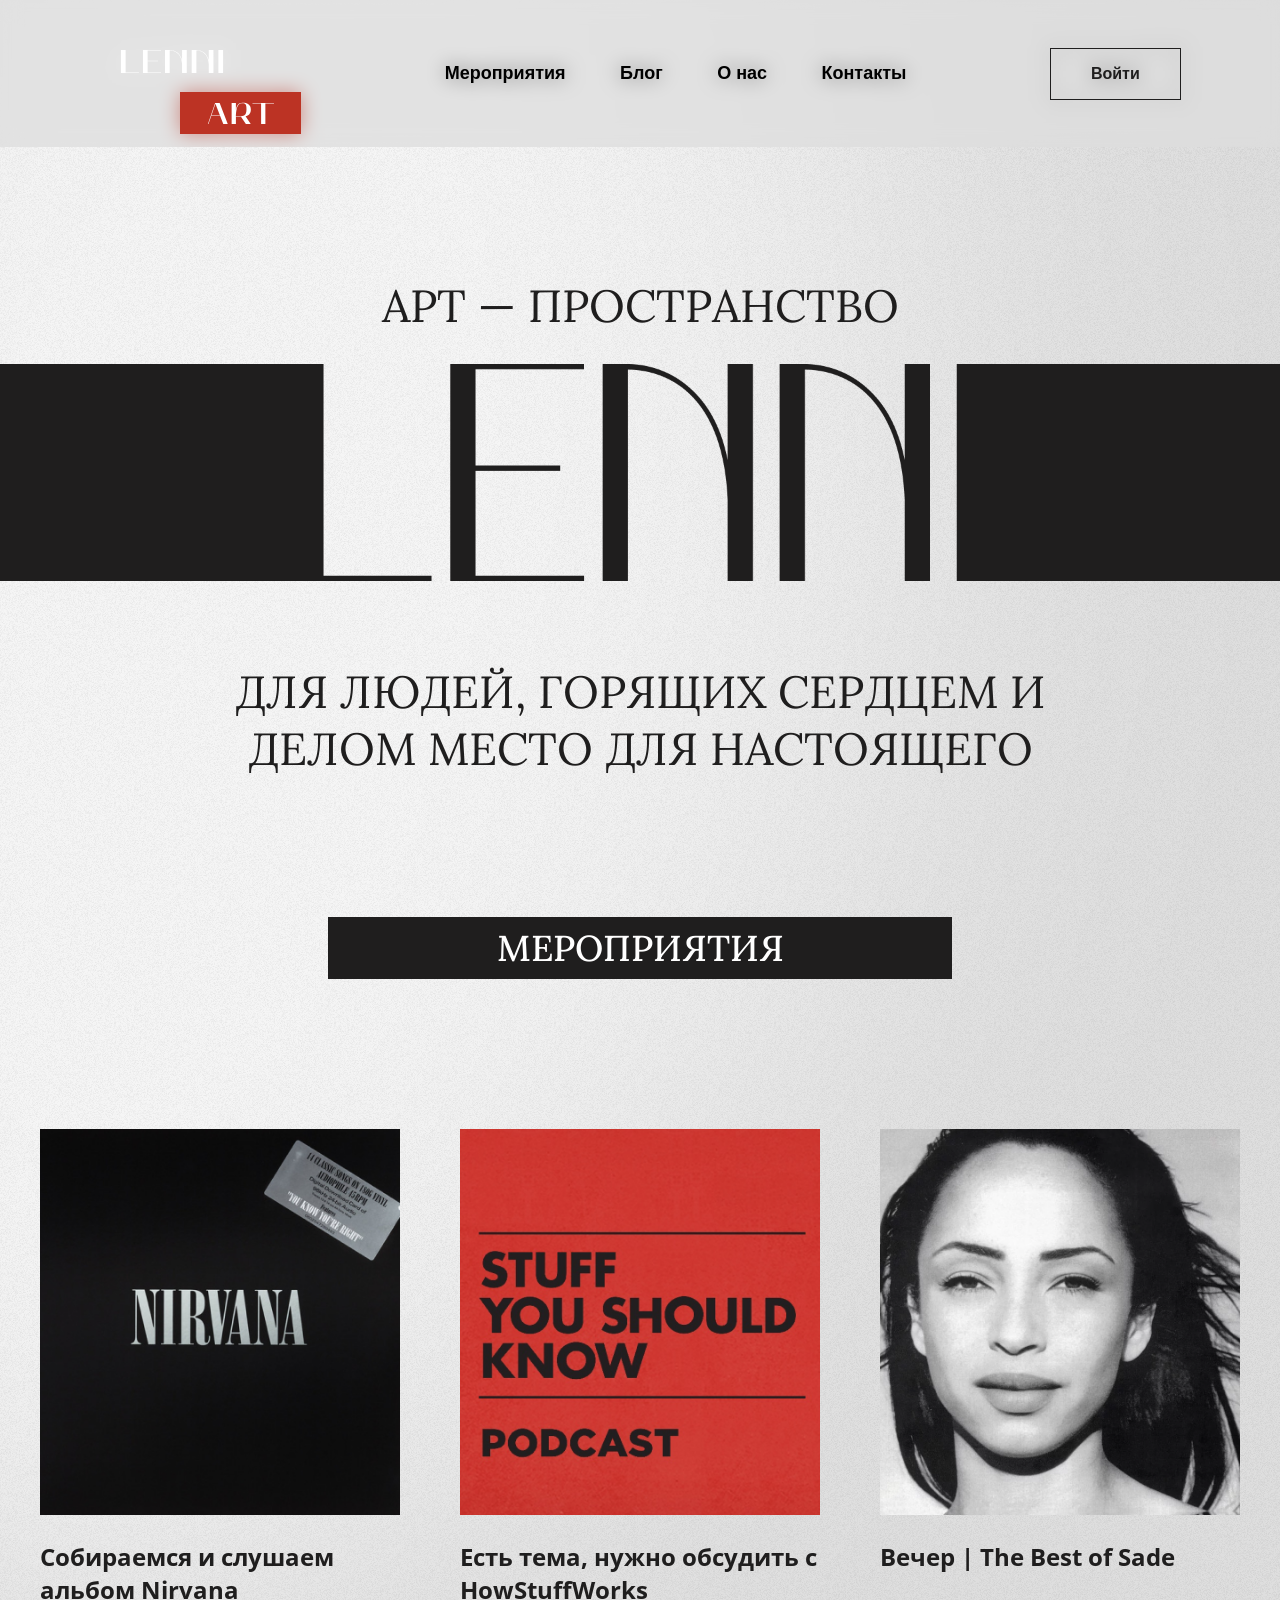
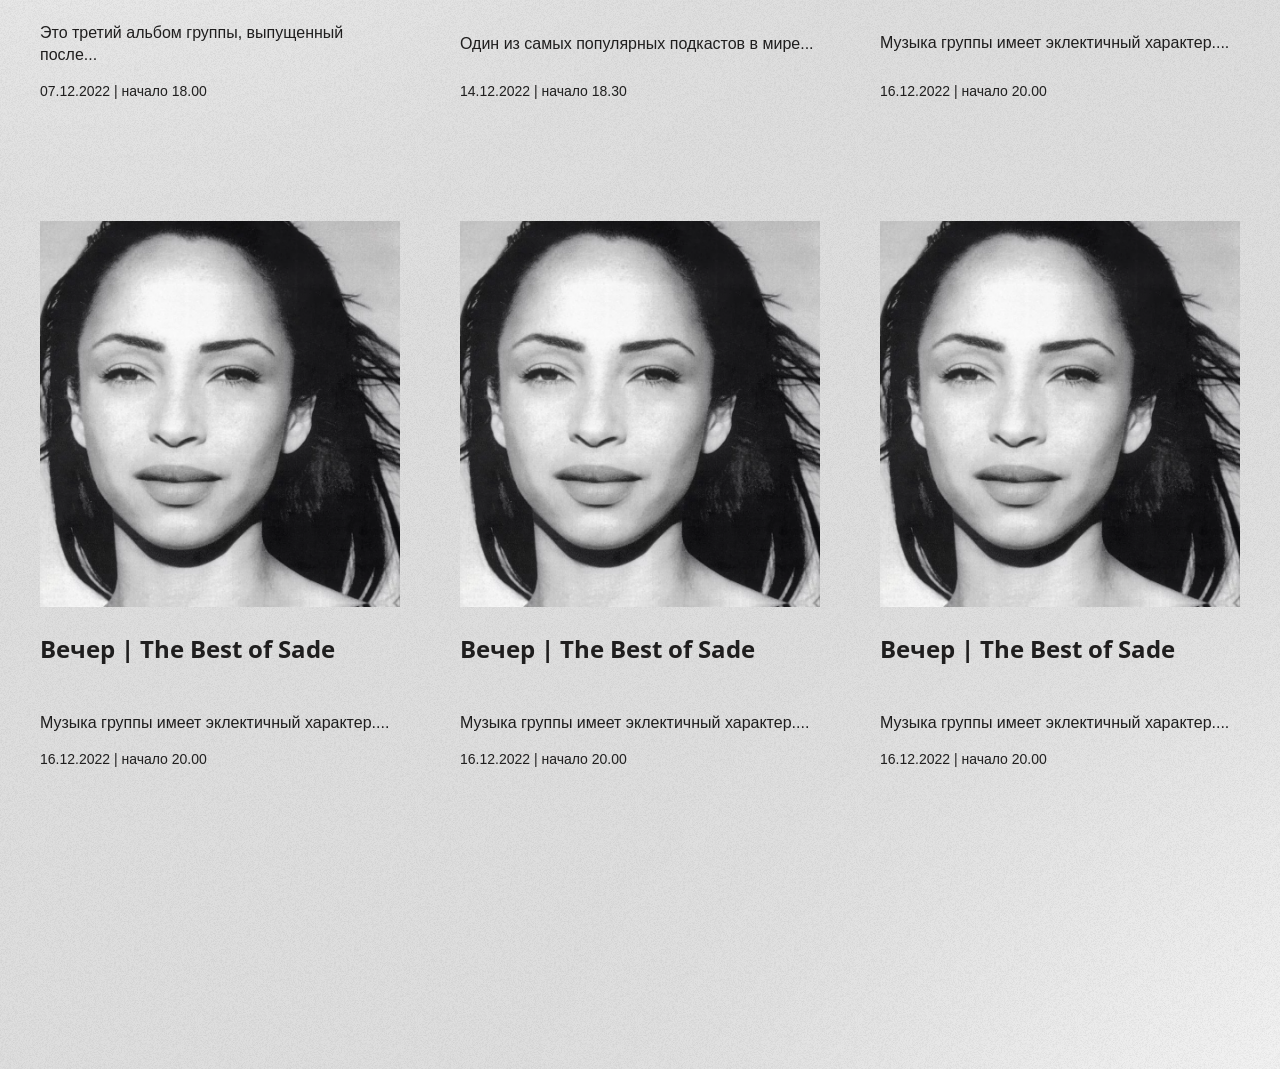
<file: index.html>
<!DOCTYPE html>
<html lang="ru">

<head>
  <meta charset="UTF-8" />
  <title>Lenni Art</title>
  <link rel="stylesheet" href="styles/styles.css">

  <link rel="preconnect" href="https://fonts.googleapis.com">
  <link rel="preconnect" href="https://fonts.gstatic.com" crossorigin>
  <link href="https://fonts.googleapis.com/css2?family=Lora:wght@400;500;600;700&family=Open+Sans:wght@400;500;600;700&family=Ubuntu&display=swap" rel="stylesheet">

  <link rel="preconnect" href="https://fonts.googleapis.com">
  <link rel="preconnect" href="https://fonts.gstatic.com" crossorigin>
  <link href="https://fonts.googleapis.com/css2?family=Lora:wght@300;400;500;600;700&family=Open+Sans:wght@300;400;500;600;700&family=Ubuntu&display=swap" rel="stylesheet">
</head>


<body class="body">
  <header class="page-header">
    <div class="page-header__container">

      <a href="index.html" class="page-header__logo">
        <svg class="page-header__logo-icon" width="202" height="147">
          <use xlink:href="assets/icons/symbols.svg#logo"></use>
        </svg>
      </a>

      <nav class="page-header__nav">
        <a href="../events.html" class="page-header__nav-link">Мероприятия</a>
        <a href="#" class="page-header__nav-link">Блог</a>
        <a href="#" class="page-header__nav-link">О нас</a>
        <a href="#" class="page-header__nav-link">Контакты</a>


      </nav>
      <button class="btn">Войти</button>
    </div>


  </header>

  <main class="main">
    <div class="home">
      <header class="main-header home__main-header">
        <h1 class="main-header__title">Арт — пространство</h1>
        <picture class="main-header__picture">
          <img src="assets/images/LENNI.png" class="main-header__img">
        </picture>
        <p class="main-header__text">Для людей, горящих сердцем и делом место для настоящего</p>
      </header>

      <!DOCTYPE html>
      <html lang="ru">

      <head>
        <meta charset="UTF-8" />
        <title>Lenni Art</title>
        <link rel="stylesheet" href="styles/styles.css">

        <link rel="preconnect" href="https://fonts.googleapis.com">
        <link rel="preconnect" href="https://fonts.gstatic.com" crossorigin>
        <link href="https://fonts.googleapis.com/css2?family=Lora:wght@400;500;600;700&family=Open+Sans:wght@400;500;600;700&family=Ubuntu&display=swap" rel="stylesheet">

        <link rel="preconnect" href="https://fonts.googleapis.com">
        <link rel="preconnect" href="https://fonts.gstatic.com" crossorigin>
        <link href="https://fonts.googleapis.com/css2?family=Lora:wght@300;400;500;600;700&family=Open+Sans:wght@300;400;500;600;700&family=Ubuntu&display=swap" rel="stylesheet">
      </head>
      <link rel="stylesheet" href="">


      <body class="body">
        <header class="page-header">
          <div class="page-header__container">

            <a href="index.html" class="page-header__logo">
              <svg class="page-header__logo-icon" width="202" height="147">
                <use xlink:href="assets/icons/symbols.svg#logo"></use>
              </svg>
            </a>

            <nav class="page-header__nav">
              <a href="../events.html" class="page-header__nav-link">Мероприятия</a>
              <a href="#" class="page-header__nav-link">Блог</a>
              <a href="#" class="page-header__nav-link">О нас</a>
              <a href="#" class="page-header__nav-link">Контакты</a>


            </nav>
            <button class="btn">Войти</button>
          </div>


        </header>

        <main class="main">
          <div class="events">
            <section class="listing events__listing">
              <h2 class="listing__title section-title">Мероприятия</h2>

              <div class="listing__events-list">
                <!-- prettier-ignore -->
                <article class="event-card  listing__event-card">
                  <a href="#" class="event-card__link">
                    <picture class="event-card__picture">
                      <img src="assets/images/events/nirvana.png" alt="nirvana" class="event-card__img" />
                    </picture>
                    <h4 class="event-card__title">Собираемся и слушаем альбом Nirvana</h4>
                    <p class="event-card__description">Это третий альбом группы, выпущенный после...</p>
                    <time datetime="2022-12-07T18:00" class="event-card__time">07.12.2022 | начало 18.00</time>
                  </a>
                </article>

                <article class="event-card  listing__event-card">
                  <a href="#" class="event-card__link">
                    <picture class="event-card__picture">
                      <img src="assets/images/events/stuff.png" alt="stuff" class="event-card__img" />
                    </picture>
                    <h4 class="event-card__title">Есть тема, нужно обсудить с HowStuffWorks</h4>
                    <p class="event-card__description">Один из самых популярных подкастов в мире...</p>
                    <time datetime="2022-12-14T18:30" class="event-card__time">14.12.2022 | начало 18.30</time>
                  </a>
                </article>

                <article class="event-card  listing__event-card">
                  <a href="#" class="event-card__link">
                    <picture class="event-card__picture">
                      <img src="assets/images/events/sade.png" alt="Sade" class="event-card__img" />
                    </picture>
                    <h4 class="event-card__title">Вечер | The Best of Sade</h4>
                    <p class="event-card__description">Музыка группы имеет эклектичный характер....</p>
                    <time datetime="2022-12-16T20:00" class="event-card__time">16.12.2022 | начало 20.00</time>
                  </a>
                </article>

                <article class="event-card  listing__event-card">
                  <a href="#" class="event-card__link">
                    <picture class="event-card__picture">
                      <img src="assets/images/events/sade.png" alt="Sade" class="event-card__img" />
                    </picture>
                    <h4 class="event-card__title">Вечер | The Best of Sade</h4>
                    <p class="event-card__description">Музыка группы имеет эклектичный характер....</p>
                    <time datetime="2022-12-16T20:00" class="event-card__time">16.12.2022 | начало 20.00</time>
                  </a>
                </article>

                <article class="event-card  listing__event-card">
                  <a href="#" class="event-card__link">
                    <picture class="event-card__picture">
                      <img src="assets/images/events/sade.png" alt="Sade" class="event-card__img" />
                    </picture>
                    <h4 class="event-card__title">Вечер | The Best of Sade</h4>
                    <p class="event-card__description">Музыка группы имеет эклектичный характер....</p>
                    <time datetime="2022-12-16T20:00" class="event-card__time">16.12.2022 | начало 20.00</time>
                  </a>
                </article>

                <article class="event-card  listing__event-card">
                  <a href="#" class="event-card__link">
                    <picture class="event-card__picture">
                      <img src="assets/images/events/sade.png" alt="Sade" class="event-card__img" />
                    </picture>
                    <h4 class="event-card__title">Вечер | The Best of Sade</h4>
                    <p class="event-card__description">Музыка группы имеет эклектичный характер....</p>
                    <time datetime="2022-12-16T20:00" class="event-card__time">16.12.2022 | начало 20.00</time>
                  </a>
                </article>


                <section class="listing events__listing">
                  <div class="listing__events-list">
                  </div>

              </div>
          </div>
    </div>
  </main>
  <footer class="page-footer"></footer>


</body>

</html>
<section class="offers home__offers"></section>
<section class="about home__about"></section>
<section class="upcoming home__upcoming"></section>
<section class="listing home__listing"></section>
<section class="contacts home__contacts"></section>

<div class="doit home__doit"></div>

</div>
</main>

<footer class="page-footer"></footer>
</body>

</html>
</file>
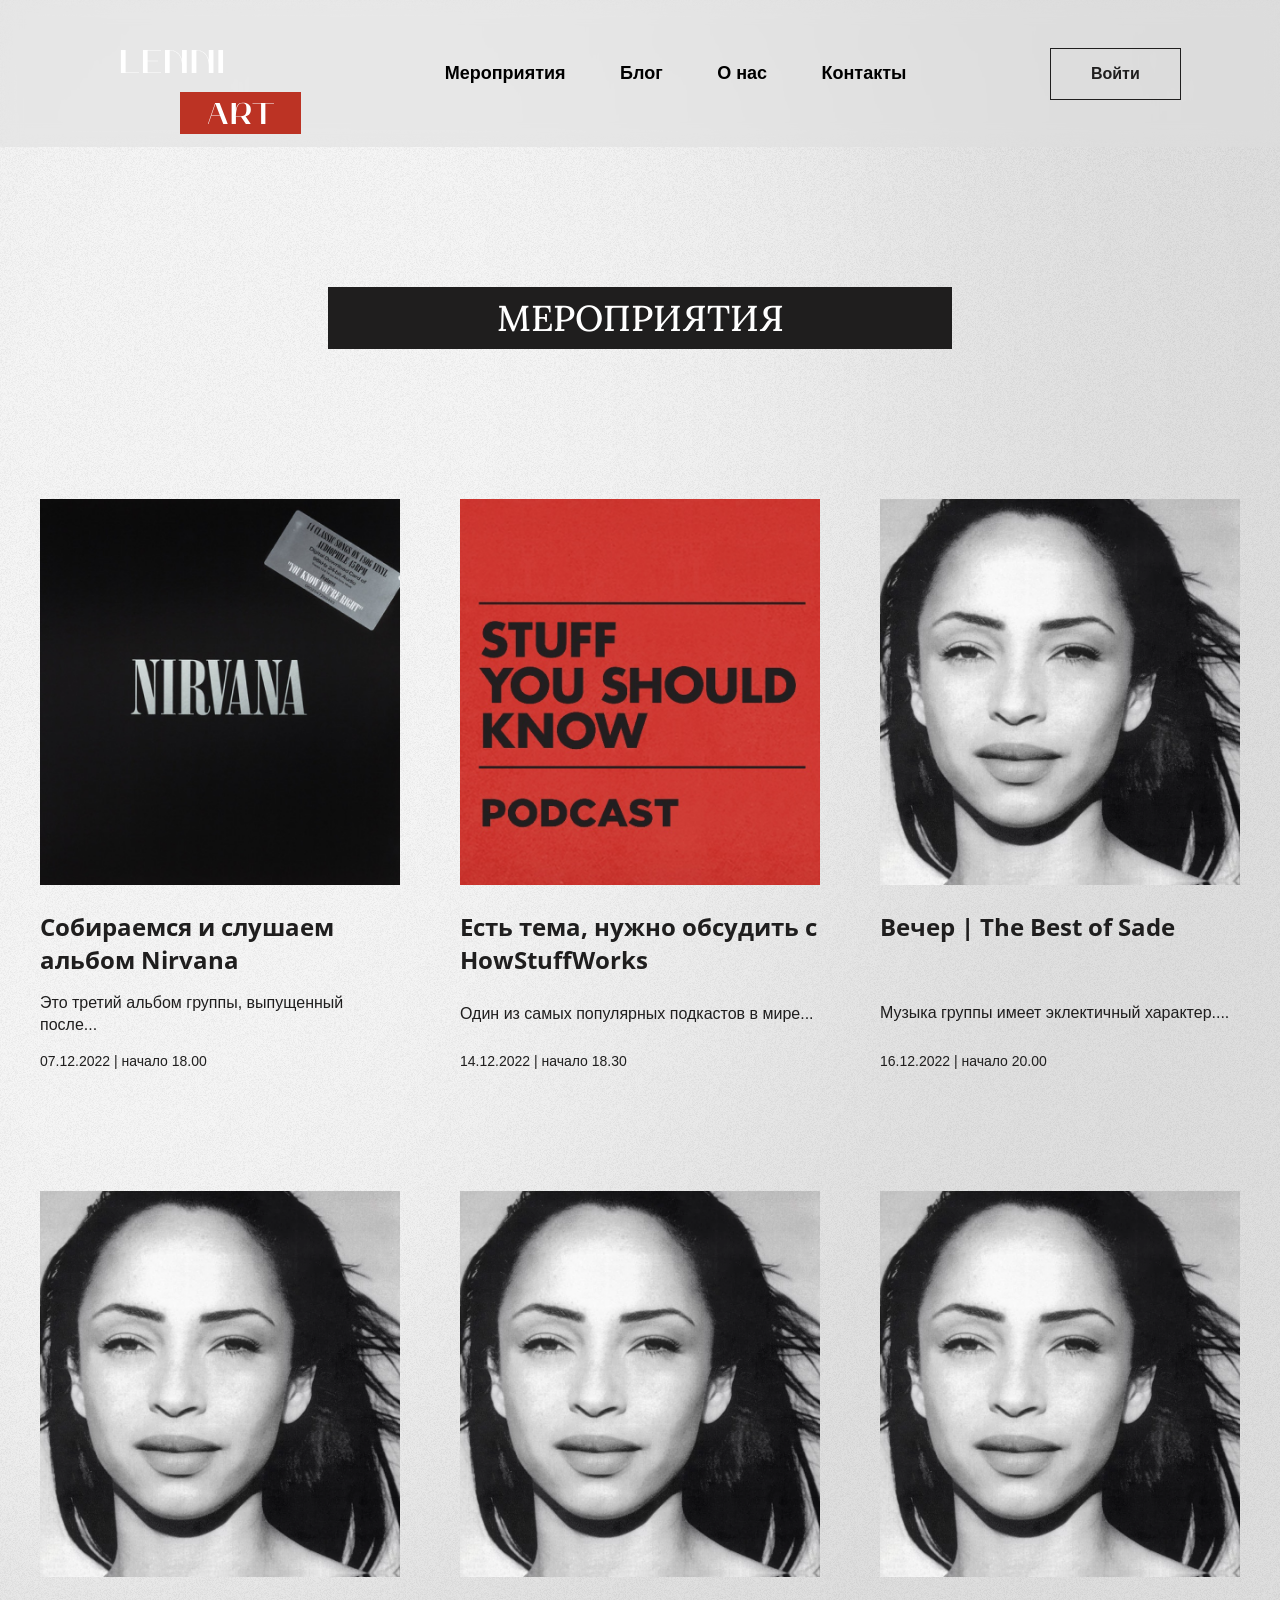
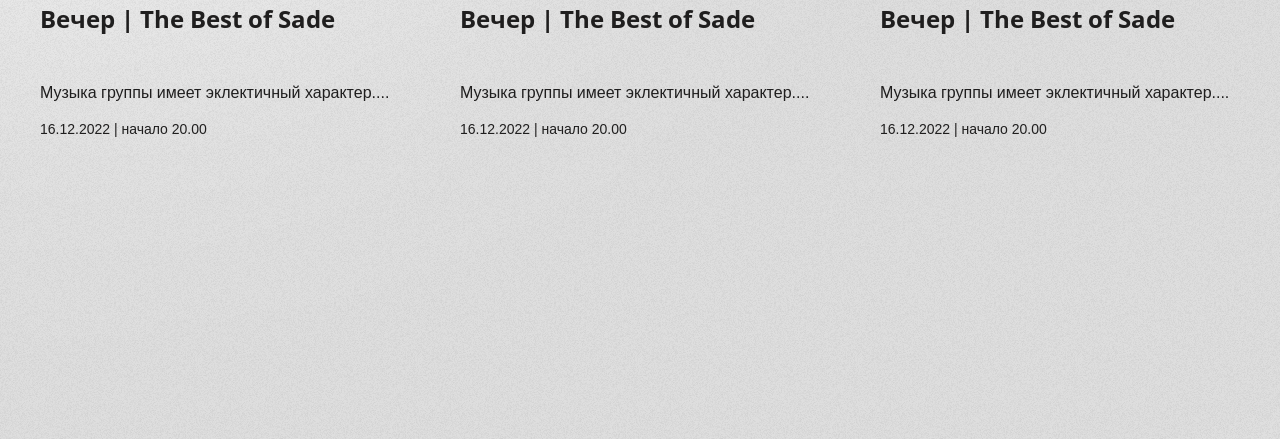
<file: events.html>
<!DOCTYPE html>
<html lang="ru">

<head>
  <meta charset="UTF-8" />
  <title>Lenni Art</title>
  <link rel="stylesheet" href="styles/styles.css">

  <link rel="preconnect" href="https://fonts.googleapis.com">
  <link rel="preconnect" href="https://fonts.gstatic.com" crossorigin>
  <link href="https://fonts.googleapis.com/css2?family=Lora:wght@400;500;600;700&family=Open+Sans:wght@400;500;600;700&family=Ubuntu&display=swap" rel="stylesheet">

  <link rel="preconnect" href="https://fonts.googleapis.com">
  <link rel="preconnect" href="https://fonts.gstatic.com" crossorigin>
  <link href="https://fonts.googleapis.com/css2?family=Lora:wght@300;400;500;600;700&family=Open+Sans:wght@300;400;500;600;700&family=Ubuntu&display=swap" rel="stylesheet">
</head>
<link rel="stylesheet" href="">


<body class="body">
  <header class="page-header">
    <div class="page-header__container">

      <a href="index.html" class="page-header__logo">
        <svg class="page-header__logo-icon" width="202" height="147">
          <use xlink:href="assets/icons/symbols.svg#logo"></use>
        </svg>
      </a>

      <nav class="page-header__nav">
        <a href="../events.html" class="page-header__nav-link">Мероприятия</a>
        <a href="#" class="page-header__nav-link">Блог</a>
        <a href="#" class="page-header__nav-link">О нас</a>
        <a href="#" class="page-header__nav-link">Контакты</a>


      </nav>
      <button class="btn">Войти</button>
    </div>


  </header>

  <main class="main">
    <div class="events">
      <section class="listing events__listing">
        <h2 class="listing__title section-title">Мероприятия</h2>

        <div class="listing__events-list">
          <!-- prettier-ignore -->
          <article class="event-card  listing__event-card">
            <a href="#" class="event-card__link">
              <picture class="event-card__picture">
                <img src="assets/images/events/nirvana.png" alt="nirvana" class="event-card__img" />
              </picture>
              <h4 class="event-card__title">Собираемся и слушаем альбом Nirvana</h4>
              <p class="event-card__description">Это третий альбом группы, выпущенный после...</p>
              <time datetime="2022-12-07T18:00" class="event-card__time">07.12.2022 | начало 18.00</time>
            </a>
          </article>

          <article class="event-card  listing__event-card">
            <a href="#" class="event-card__link">
              <picture class="event-card__picture">
                <img src="assets/images/events/stuff.png" alt="stuff" class="event-card__img" />
              </picture>
              <h4 class="event-card__title">Есть тема, нужно обсудить с HowStuffWorks</h4>
              <p class="event-card__description">Один из самых популярных подкастов в мире...</p>
              <time datetime="2022-12-14T18:30" class="event-card__time">14.12.2022 | начало 18.30</time>
            </a>
          </article>

          <article class="event-card  listing__event-card">
            <a href="#" class="event-card__link">
              <picture class="event-card__picture">
                <img src="assets/images/events/sade.png" alt="Sade" class="event-card__img" />
              </picture>
              <h4 class="event-card__title">Вечер | The Best of Sade</h4>
              <p class="event-card__description">Музыка группы имеет эклектичный характер....</p>
              <time datetime="2022-12-16T20:00" class="event-card__time">16.12.2022 | начало 20.00</time>
            </a>
          </article>

          <article class="event-card  listing__event-card">
            <a href="#" class="event-card__link">
              <picture class="event-card__picture">
                <img src="assets/images/events/sade.png" alt="Sade" class="event-card__img" />
              </picture>
              <h4 class="event-card__title">Вечер | The Best of Sade</h4>
              <p class="event-card__description">Музыка группы имеет эклектичный характер....</p>
              <time datetime="2022-12-16T20:00" class="event-card__time">16.12.2022 | начало 20.00</time>
            </a>
          </article>

          <article class="event-card  listing__event-card">
            <a href="#" class="event-card__link">
              <picture class="event-card__picture">
                <img src="assets/images/events/sade.png" alt="Sade" class="event-card__img" />
              </picture>
              <h4 class="event-card__title">Вечер | The Best of Sade</h4>
              <p class="event-card__description">Музыка группы имеет эклектичный характер....</p>
              <time datetime="2022-12-16T20:00" class="event-card__time">16.12.2022 | начало 20.00</time>
            </a>
          </article>

          <article class="event-card  listing__event-card">
            <a href="#" class="event-card__link">
              <picture class="event-card__picture">
                <img src="assets/images/events/sade.png" alt="Sade" class="event-card__img" />
              </picture>
              <h4 class="event-card__title">Вечер | The Best of Sade</h4>
              <p class="event-card__description">Музыка группы имеет эклектичный характер....</p>
              <time datetime="2022-12-16T20:00" class="event-card__time">16.12.2022 | начало 20.00</time>
            </a>
          </article>


          <section class="listing events__listing">
            <div class="listing__events-list">
            </div>

        </div>
    </div>
    </div>
  </main>
  <footer class="page-footer"></footer>


</body>

</html>
</file>
<file: styles/styles.css>
@font-face {
  font-family: "mak";
  src: local("MAK-bold"), url("../assets/fonts/MAK-bold.woff") format("woff");
  font-weight: 700;
  font-style: normal;
}
@font-face {
  font-family: "mak";
  src: local("MAK-light"), url("../assets/fonts/MAK-light.woff") format("woff");
  font-weight: 300;
  font-style: normal;
}
html,
body {
  width: 100%;
  margin: 0;
  padding: 0;
}
.body {
  -webkit-box-sizing: border-box;
          box-sizing: border-box;
  display: -webkit-box;
  display: -ms-flexbox;
  display: flex;
  -webkit-box-orient: vertical;
  -webkit-box-direction: normal;
      -ms-flex-direction: column;
          flex-direction: column;
  min-height: 100vh;
  background-color: #dedede;
  background-image: url(../assets/images/noise.png), url(../assets/images/bg.png);
  background-position: 0 0, 0 0;
  background-size: auto, 100% auto;
  background-repeat: repeat, repeat-y;
  color: #1f1e1e;
  font-family: "Roboto", sans-serif;
  font-size: 16px;
  font-weight: 400;
  font-style: normal;
  line-height: 1.375;
  overflow-x: hidden;
  padding-top: 147px;
}
.main {
  -webkit-box-flex: 1;
      -ms-flex: 1 0 auto;
          flex: 1 0 auto;
}
.page-footer {
  -webkit-box-flex: 0;
      -ms-flex: 0 0 auto;
          flex: 0 0 auto;
}
a {
  color: #1f1e1e;
  outline: none;
}
img {
  max-width: 100%;
  height: auto;
  -o-object-fit: cover;
     object-fit: cover;
}
button {
  -webkit-box-shadow: none;
          box-shadow: none;
  outline: none;
  color: #1f1e1e;
  font-family: "Roboto", sans-serif;
  cursor: pointer;
}
h1 {
  font-weight: 400;
  font-size: 45px;
  padding-top: 100px;
}
.btn {
  display: inline-block;
  -webkit-box-sizing: border-box;
          box-sizing: border-box;
  padding: 15px 40px;
  border: 1px solid #1f1e1e;
  background-color: transparent;
  outline: none;
  color: #1f1e1e;
  font-weight: 600;
  font-size: 16px;
  line-height: 20px;
  text-align: center;
  text-decoration: none;
  -webkit-transition: color 0.2s, background-color 0.2s, border-color 0, 2s;
  transition: color 0.2s, background-color 0.2s, border-color 0, 2s;
  overflow: hidden;
  cursor: pointer;
}
.btn:active {
  background-color: #1f1e1e;
  color: #ffffff;
}
.section-title {
  display: -webkit-box;
  display: -ms-flexbox;
  display: flex;
  text-align: center;
  background-color: #1f1e1e;
  color: #ffffff;
  min-height: 62px;
  -webkit-box-align: center;
      -ms-flex-align: center;
          align-items: center;
  -webkit-box-pack: center;
      -ms-flex-pack: center;
          justify-content: center;
  min-width: 624px;
  margin: 0 auto;
  font-family: Lora;
  font-size: 36px;
  font-style: normal;
  font-weight: 500;
  line-height: normal;
  text-transform: uppercase;
  margin-bottom: 150px;
}
.event-card {
  display: -webkit-box;
  display: -ms-flexbox;
  display: flex;
  width: 405px;
  max-width: 100%;
  min-width: 280px;
  color: #1f1e1e;
}
.event-card__link {
  display: -webkit-box;
  display: -ms-flexbox;
  display: flex;
  -webkit-box-orient: vertical;
  -webkit-box-direction: normal;
      -ms-flex-direction: column;
          flex-direction: column;
  width: 100%;
  text-decoration: none;
}
.event-card__link:active .event-card__title {
  color: #bc3324;
  text-decoration-color: #bc3324;
}
.event-card__picture {
  display: block;
  position: relative;
  width: 100%;
  margin: 0 0 25px;
  font-size: 0;
  text-decoration: none;
  overflow: hidden;
}
.event-card__picture-img {
  position: absolute;
  top: 0;
  left: 0;
  width: 100%;
  height: 100%;
  -o-object-fit: cover;
     object-fit: cover;
}
.event-card__title {
  margin: 0 0 auto;
  min-height: 64px;
  text-decoration: underline;
  text-decoration-color: transparent;
  font-family: "Open Sans";
  font-size: 24px;
  font-style: normal;
  font-weight: 700;
  line-height: normal;
  color: #1f1e1e;
  -webkit-transition: color 0.2s, text-decoration-color 0.23s;
  transition: color 0.2s, text-decoration-color 0.23s;
}
.event-card__text {
  margin: 15px 0;
  font-size: 16px;
  font-weight: 400;
  line-height: normal;
  color: #1f1e1e;
}
.event-card__time {
  margin-top: auto;
  font-size: 14px;
  font-style: normal;
  font-weight: 300;
  color: #1f1e1e;
}
.listing {
  -webkit-box-sizing: border-box;
          box-sizing: border-box;
  width: 100%;
  max-width: 1414px;
  margin-left: auto;
  margin-right: auto;
  padding-left: 40px;
  padding-right: 40px;
  display: -webkit-box;
  display: -ms-flexbox;
  display: flex;
  -webkit-box-orient: vertical;
  -webkit-box-direction: normal;
      -ms-flex-direction: column;
          flex-direction: column;
}
.listing__events-list {
  display: -webkit-box;
  display: -ms-flexbox;
  display: flex;
  -ms-flex-wrap: wrap;
      flex-wrap: wrap;
  margin: 0 -30px -120px;
}
.listing__event-card {
  width: calc(33.3333% - 60px);
  margin: 0 30px 120px;
}
.events {
  padding: 140px 0 100px;
}
.events__listing {
  margin-bottom: 100px;
}
.main-header {
  color: var(--1, #1f1e1e);
  text-align: center;
  font-family: Lora;
  font-size: 45px;
  font-style: normal;
  font-weight: 400;
  line-height: normal;
  text-transform: uppercase;
}
.main-header__text {
  max-width: 990px;
  margin: 0 auto;
  margin-top: 70px;
}
.page-header {
  position: fixed;
  top: 0;
  left: 0;
  width: 100%;
  height: 147px;
  z-index: 100;
  text-align: center;
}
.page-header::before {
  content: "";
  position: absolute;
  top: 0;
  left: 0;
  width: 100%;
  height: 100%;
  background-color: rgba(222, 222, 222, 0.5);
}
@supports ((-webkit-backdrop-filter: blur(10px)) or (backdrop-filter: blur(10px))) {
  .page-header::before {
    -webkit-backdrop-filter: blur(10px);
            backdrop-filter: blur(10px);
    background-color: rgba(222, 222, 222, 0.5);
  }
}
.page-header__container {
  -webkit-box-sizing: border-box;
          box-sizing: border-box;
  width: 100%;
  max-width: 1414px;
  margin-left: auto;
  margin-right: auto;
  padding-left: 40px;
  padding-right: 40px;
  position: relative;
  display: -webkit-box;
  display: -ms-flexbox;
  display: flex;
  -ms-flex-pack: distribute;
      justify-content: space-around;
  -webkit-box-align: center;
      -ms-flex-align: center;
          align-items: center;
}
.page-header__logo {
  display: inline-block;
  width: 202px;
  height: 147px;
}
.page-header__nav {
  display: inline-block;
}
.page-header__nav-link {
  margin: 0 25px;
  color: black;
  font-weight: 600;
  font-size: 18px;
  line-height: 25px;
  text-decoration: none;
}
.widht_624 {
  -webkit-box-sizing: border-box;
          box-sizing: border-box;
  width: 100%;
  min-width: 624px;
}
@media (hover: hover) {
  .btn:hover {
    background-color: #1f1e1e;
    color: #ffffff;
  }
  .event-card__link:hover .event-card__title {
    color: #bc3324;
    text-decoration-color: #bc3324;
  }
}
</file>
